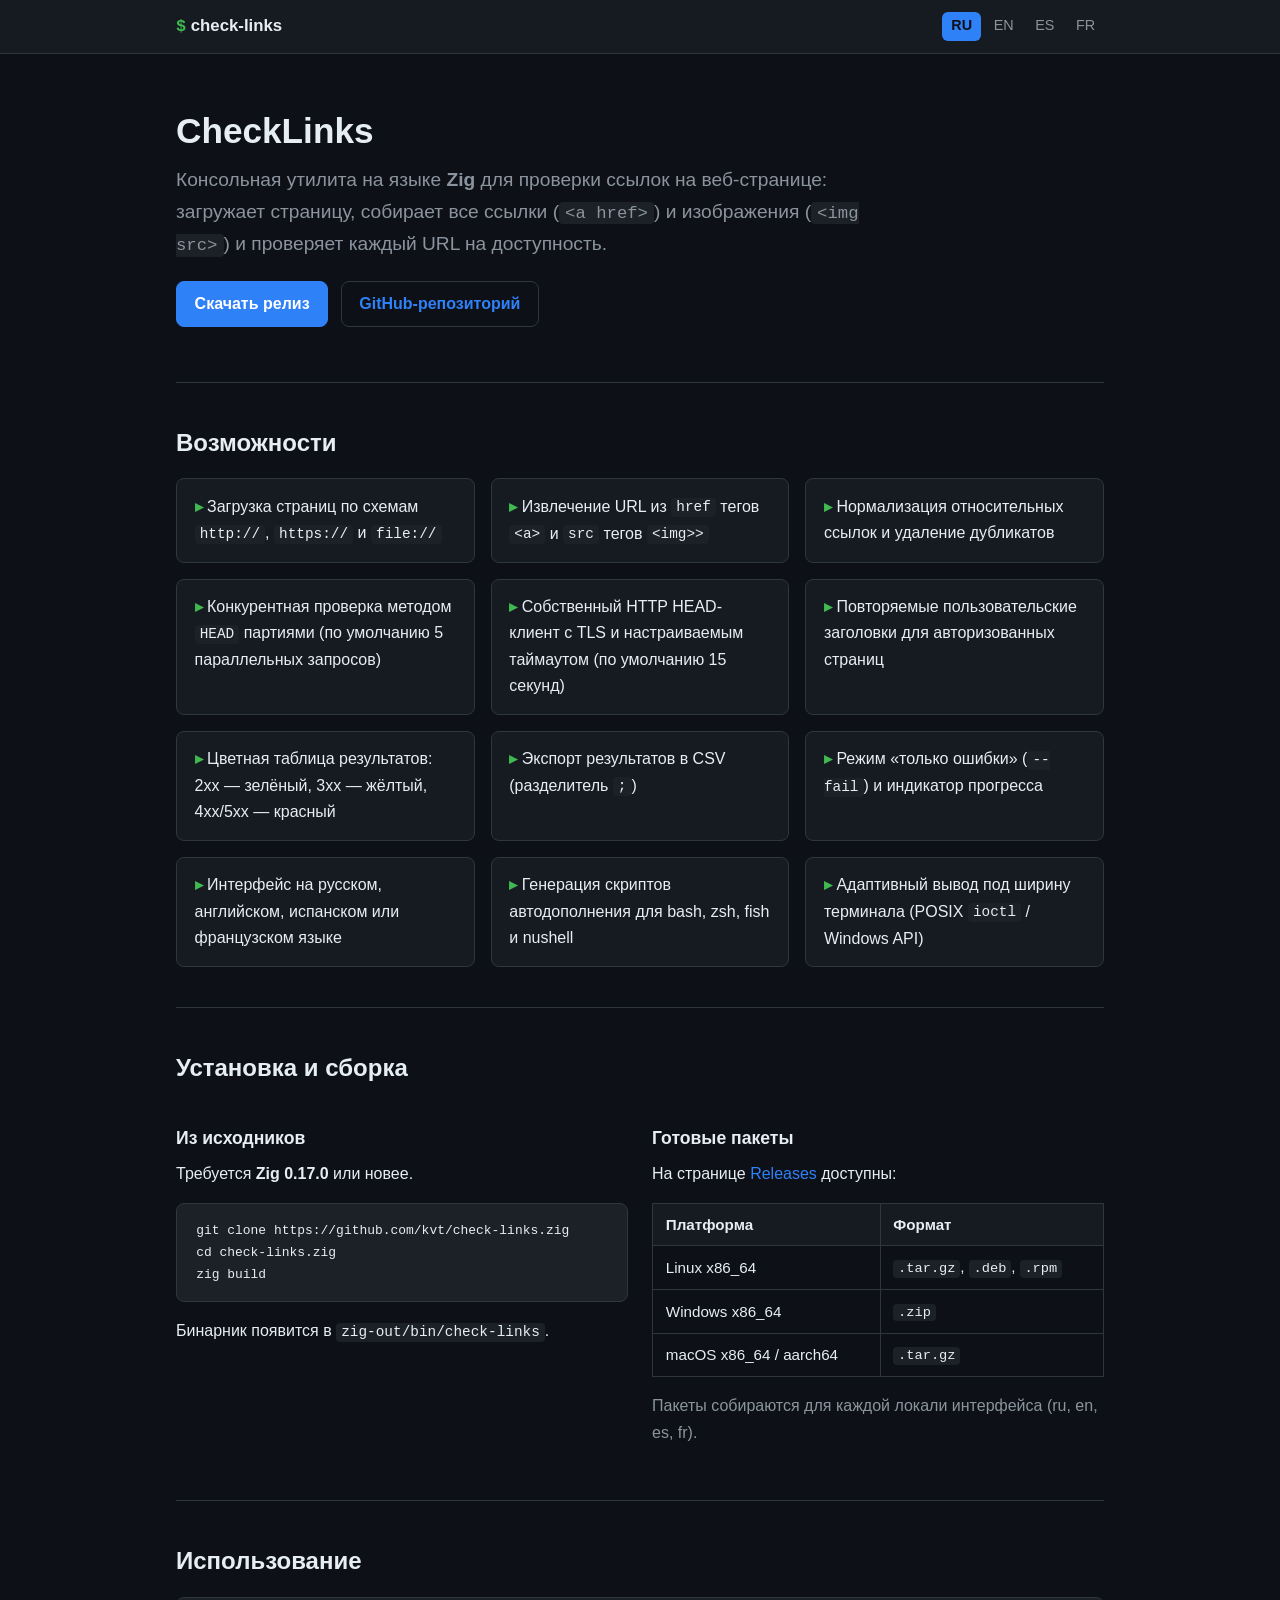
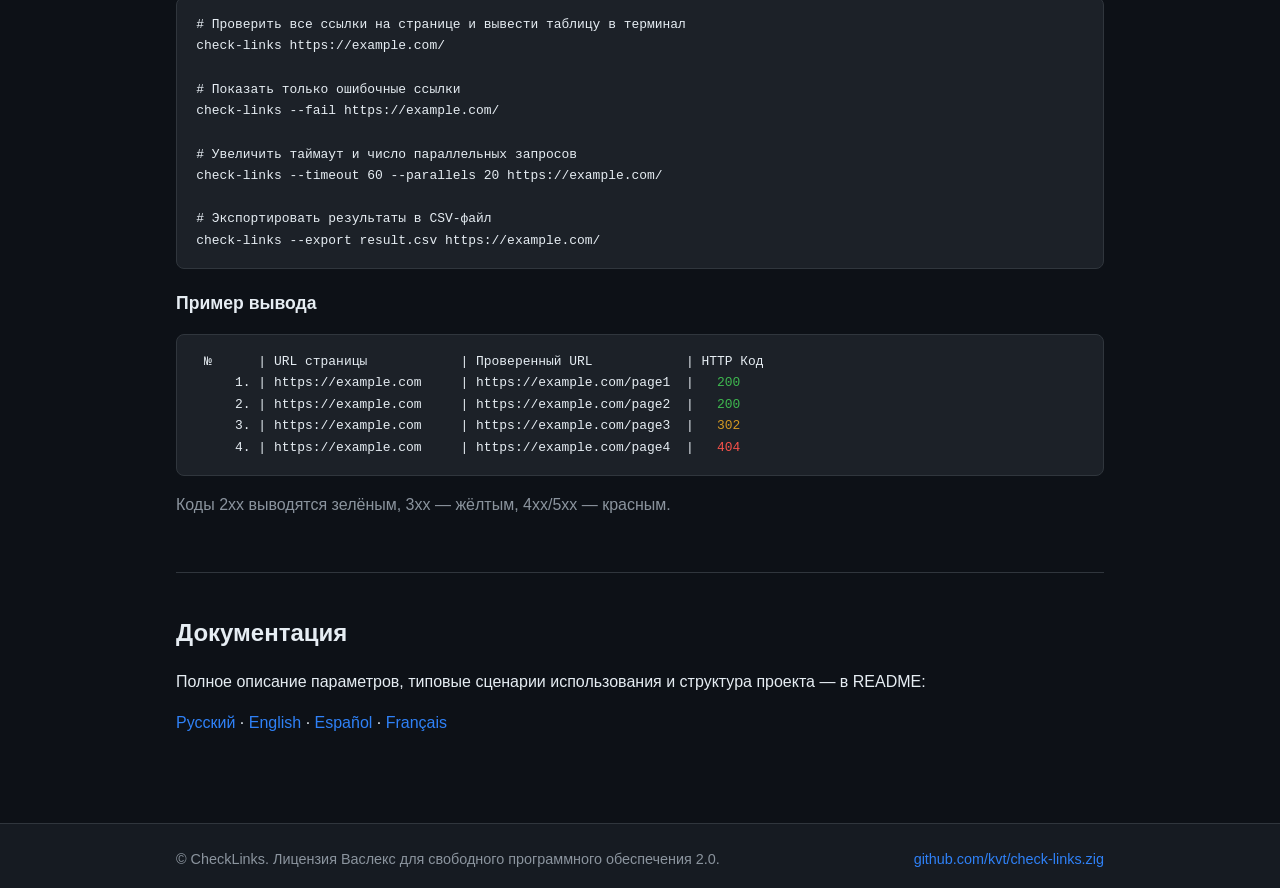
<file: docs/index.html>
<!DOCTYPE html>
<html lang="ru">
<head>
  <meta charset="UTF-8">
  <meta name="viewport" content="width=device-width, initial-scale=1.0">
  <title>CheckLinks — проверка ссылок на веб-странице</title>
  <meta name="description" content="CheckLinks — консольная утилита на Zig для проверки ссылок и изображений на веб-странице: конкурентная HEAD-проверка, цветной вывод таблицы, экспорт в CSV.">
  <link rel="stylesheet" href="style.css">
</head>
<body>

<header class="site-header">
  <div class="inner">
    <a class="brand" href="index.html"><span class="prompt">$</span> check-links</a>
    <nav class="lang-switch" aria-label="Языки">
      <a href="index.html" class="active">ru</a>
      <a href="en.html">en</a>
      <a href="es.html">es</a>
      <a href="fr.html">fr</a>
    </nav>
  </div>
</header>

<main>

  <section class="hero">
    <h1>CheckLinks</h1>
    <p class="subtitle">
      Консольная утилита на языке <strong>Zig</strong> для проверки ссылок
      на веб-странице: загружает страницу, собирает все ссылки
      (<code>&lt;a href&gt;</code>) и изображения (<code>&lt;img src&gt;</code>)
      и проверяет каждый URL на доступность.
    </p>
    <a class="btn btn-primary" href="https://github.com/kvt/check-links.zig/releases">Скачать релиз</a>
    <a class="btn" href="https://github.com/kvt/check-links.zig">GitHub-репозиторий</a>
  </section>

  <section id="features">
    <h2>Возможности</h2>
    <ul class="features">
      <li>Загрузка страниц по схемам <code>http://</code>, <code>https://</code> и <code>file://</code></li>
      <li>Извлечение URL из <code>href</code> тегов <code>&lt;a&gt;</code> и <code>src</code> тегов <code>&lt;img&gt;></code></li>
      <li>Нормализация относительных ссылок и удаление дубликатов</li>
      <li>Конкурентная проверка методом <code>HEAD</code> партиями (по умолчанию 5 параллельных запросов)</li>
      <li>Собственный HTTP HEAD-клиент с TLS и настраиваемым таймаутом (по умолчанию 15 секунд)</li>
      <li>Повторяемые пользовательские заголовки для авторизованных страниц</li>
      <li>Цветная таблица результатов: 2xx — зелёный, 3xx — жёлтый, 4xx/5xx — красный</li>
      <li>Экспорт результатов в CSV (разделитель <code>;</code>)</li>
      <li>Режим «только ошибки» (<code>--fail</code>) и индикатор прогресса</li>
      <li>Интерфейс на русском, английском, испанском или французском языке</li>
      <li>Генерация скриптов автодополнения для bash, zsh, fish и nushell</li>
      <li>Адаптивный вывод под ширину терминала (POSIX <code>ioctl</code> / Windows API)</li>
    </ul>
  </section>

  <section id="install">
    <h2>Установка и сборка</h2>
    <div class="grid-2">
      <div>
        <h3>Из исходников</h3>
        <p>Требуется <strong>Zig 0.17.0</strong> или новее.</p>
        <pre><code>git clone https://github.com/kvt/check-links.zig
cd check-links.zig
zig build</code></pre>
        <p>Бинарник появится в <code>zig-out/bin/check-links</code>.</p>
      </div>
      <div>
        <h3>Готовые пакеты</h3>
        <p>На странице
          <a href="https://github.com/kvt/check-links.zig/releases">Releases</a>
          доступны:</p>
        <table>
          <tr><th>Платформа</th><th>Формат</th></tr>
          <tr><td>Linux x86_64</td><td><code>.tar.gz</code>, <code>.deb</code>, <code>.rpm</code></td></tr>
          <tr><td>Windows x86_64</td><td><code>.zip</code></td></tr>
          <tr><td>macOS x86_64 / aarch64</td><td><code>.tar.gz</code></td></tr>
        </table>
        <p class="muted">Пакеты собираются для каждой локали интерфейса (ru, en, es, fr).</p>
      </div>
    </div>
  </section>

  <section id="usage">
    <h2>Использование</h2>
    <pre><code># Проверить все ссылки на странице и вывести таблицу в терминал
check-links https://example.com/

# Показать только ошибочные ссылки
check-links --fail https://example.com/

# Увеличить таймаут и число параллельных запросов
check-links --timeout 60 --parallels 20 https://example.com/

# Экспортировать результаты в CSV-файл
check-links --export result.csv https://example.com/</code></pre>

    <h3>Пример вывода</h3>
    <pre><code> №      | URL страницы            | Проверенный URL            | HTTP Код
     1. | https://example.com     | https://example.com/page1  |   <span class="code-ok">200</span>
     2. | https://example.com     | https://example.com/page2  |   <span class="code-ok">200</span>
     3. | https://example.com     | https://example.com/page3  |   <span class="code-red">302</span>
     4. | https://example.com     | https://example.com/page4  |   <span class="code-err">404</span></code></pre>
    <p class="muted">Коды 2xx выводятся зелёным, 3xx — жёлтым, 4xx/5xx — красным.</p>
  </section>

  <section id="docs">
    <h2>Документация</h2>
    <p>
      Полное описание параметров, типовые сценарии использования и структура
      проекта — в README:
    </p>
    <p>
      <a href="https://github.com/kvt/check-links.zig/blob/main/README.md">Русский</a> ·
      <a href="https://github.com/kvt/check-links.zig/blob/main/README.en.md">English</a> ·
      <a href="https://github.com/kvt/check-links.zig/blob/main/README.es.md">Español</a> ·
      <a href="https://github.com/kvt/check-links.zig/blob/main/README.fr.md">Français</a>
    </p>
  </section>

</main>

<footer class="site-footer">
  <div class="inner">
    <span>© CheckLinks. Лицензия Васлекс для свободного программного обеспечения 2.0.</span>
    <span><a href="https://github.com/kvt/check-links.zig">github.com/kvt/check-links.zig</a></span>
  </div>
</footer>

<!-- Yandex.Metrika counter --> <script type="text/javascript">     (function(m,e,t,r,i,k,a){         m[i]=m[i]||function(){(m[i].a=m[i].a||[]).push(arguments)};         m[i].l=1*new Date();         for (var j = 0; j < document.scripts.length; j++) {if (document.scripts[j].src === r) { return; }}         k=e.createElement(t),a=e.getElementsByTagName(t)[0],k.async=1,k.src=r,a.parentNode.insertBefore(k,a)     })(window, document,'script','https://mc.yandex.ru/metrika/tag.js?id=113581888', 'ym');      ym(113581888, 'init', {ssr:true, webvisor:true, clickmap:true, ecommerce:"dataLayer", referrer: document.referrer, url: location.href, accurateTrackBounce:true, trackLinks:true}); </script> <noscript><div><img src="https://mc.yandex.ru/watch/113581888" style="position:absolute; left:-9999px;" alt="" /></div></noscript> <!-- /Yandex.Metrika counter -->
</body>
</html>
</file>
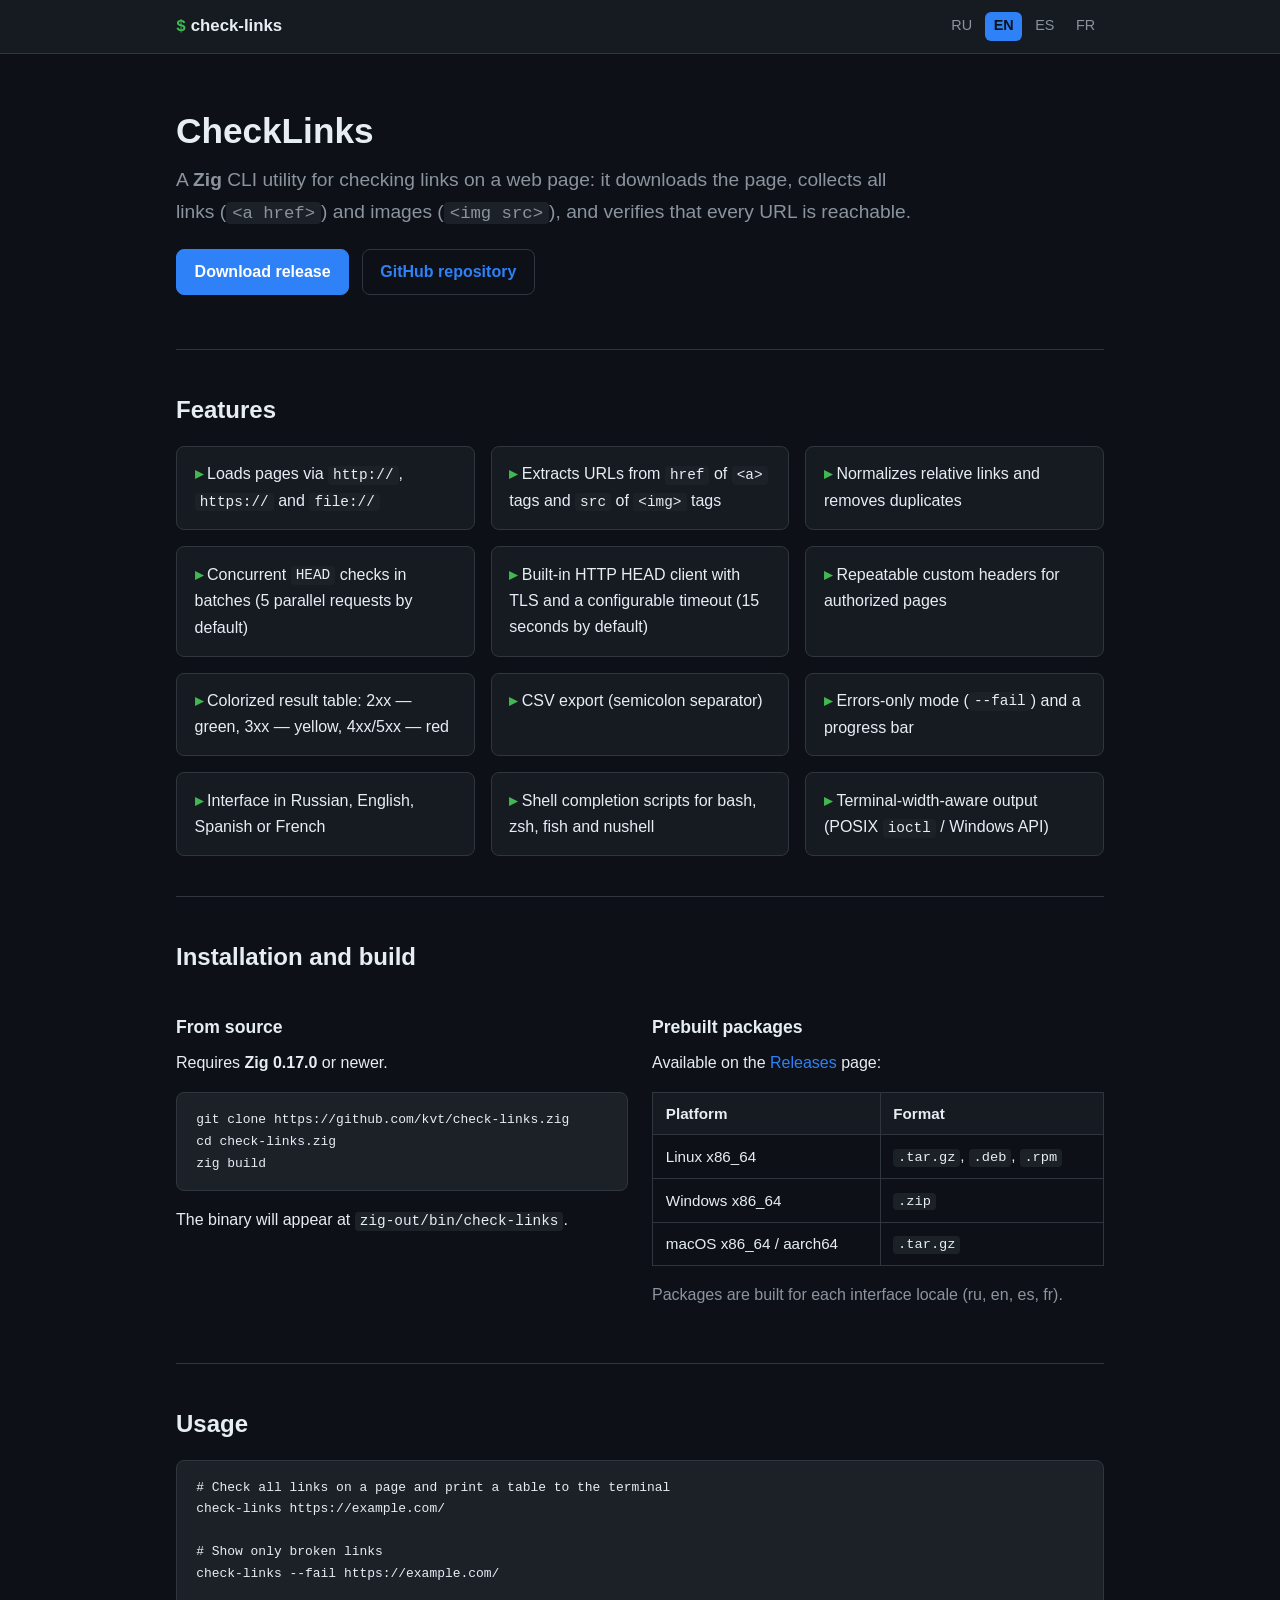
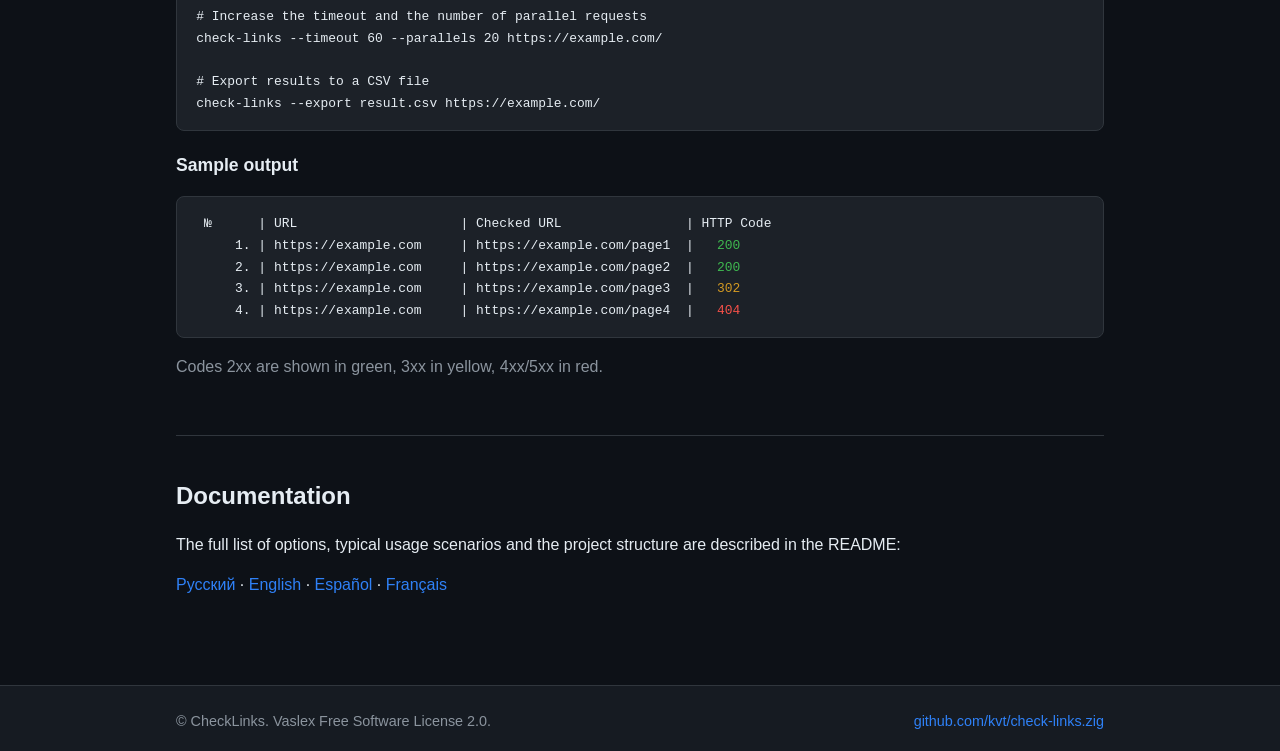
<file: docs/en.html>
<!DOCTYPE html>
<html lang="en">
<head>
  <meta charset="UTF-8">
  <meta name="viewport" content="width=device-width, initial-scale=1.0">
  <title>CheckLinks — link checker for web pages</title>
  <meta name="description" content="CheckLinks is a Zig CLI utility for checking links and images on a web page: concurrent HEAD checks, colorized table output, CSV export.">
  <link rel="stylesheet" href="style.css">
</head>
<body>

<header class="site-header">
  <div class="inner">
    <a class="brand" href="index.html"><span class="prompt">$</span> check-links</a>
    <nav class="lang-switch" aria-label="Languages">
      <a href="index.html">ru</a>
      <a href="en.html" class="active">en</a>
      <a href="es.html">es</a>
      <a href="fr.html">fr</a>
    </nav>
  </div>
</header>

<main>

  <section class="hero">
    <h1>CheckLinks</h1>
    <p class="subtitle">
      A <strong>Zig</strong> CLI utility for checking links on a web page:
      it downloads the page, collects all links (<code>&lt;a href&gt;</code>)
      and images (<code>&lt;img src&gt;</code>), and verifies that every URL
      is reachable.
    </p>
    <a class="btn btn-primary" href="https://github.com/kvt/check-links.zig/releases">Download release</a>
    <a class="btn" href="https://github.com/kvt/check-links.zig">GitHub repository</a>
  </section>

  <section id="features">
    <h2>Features</h2>
    <ul class="features">
      <li>Loads pages via <code>http://</code>, <code>https://</code> and <code>file://</code></li>
      <li>Extracts URLs from <code>href</code> of <code>&lt;a&gt;</code> tags and <code>src</code> of <code>&lt;img&gt;</code> tags</li>
      <li>Normalizes relative links and removes duplicates</li>
      <li>Concurrent <code>HEAD</code> checks in batches (5 parallel requests by default)</li>
      <li>Built-in HTTP HEAD client with TLS and a configurable timeout (15 seconds by default)</li>
      <li>Repeatable custom headers for authorized pages</li>
      <li>Colorized result table: 2xx — green, 3xx — yellow, 4xx/5xx — red</li>
      <li>CSV export (semicolon separator)</li>
      <li>Errors-only mode (<code>--fail</code>) and a progress bar</li>
      <li>Interface in Russian, English, Spanish or French</li>
      <li>Shell completion scripts for bash, zsh, fish and nushell</li>
      <li>Terminal-width-aware output (POSIX <code>ioctl</code> / Windows API)</li>
    </ul>
  </section>

  <section id="install">
    <h2>Installation and build</h2>
    <div class="grid-2">
      <div>
        <h3>From source</h3>
        <p>Requires <strong>Zig 0.17.0</strong> or newer.</p>
        <pre><code>git clone https://github.com/kvt/check-links.zig
cd check-links.zig
zig build</code></pre>
        <p>The binary will appear at <code>zig-out/bin/check-links</code>.</p>
      </div>
      <div>
        <h3>Prebuilt packages</h3>
        <p>Available on the
          <a href="https://github.com/kvt/check-links.zig/releases">Releases</a>
          page:</p>
        <table>
          <tr><th>Platform</th><th>Format</th></tr>
          <tr><td>Linux x86_64</td><td><code>.tar.gz</code>, <code>.deb</code>, <code>.rpm</code></td></tr>
          <tr><td>Windows x86_64</td><td><code>.zip</code></td></tr>
          <tr><td>macOS x86_64 / aarch64</td><td><code>.tar.gz</code></td></tr>
        </table>
        <p class="muted">Packages are built for each interface locale (ru, en, es, fr).</p>
      </div>
    </div>
  </section>

  <section id="usage">
    <h2>Usage</h2>
    <pre><code># Check all links on a page and print a table to the terminal
check-links https://example.com/

# Show only broken links
check-links --fail https://example.com/

# Increase the timeout and the number of parallel requests
check-links --timeout 60 --parallels 20 https://example.com/

# Export results to a CSV file
check-links --export result.csv https://example.com/</code></pre>

    <h3>Sample output</h3>
    <pre><code> №      | URL                     | Checked URL                | HTTP Code
     1. | https://example.com     | https://example.com/page1  |   <span class="code-ok">200</span>
     2. | https://example.com     | https://example.com/page2  |   <span class="code-ok">200</span>
     3. | https://example.com     | https://example.com/page3  |   <span class="code-red">302</span>
     4. | https://example.com     | https://example.com/page4  |   <span class="code-err">404</span></code></pre>
    <p class="muted">Codes 2xx are shown in green, 3xx in yellow, 4xx/5xx in red.</p>
  </section>

  <section id="docs">
    <h2>Documentation</h2>
    <p>
      The full list of options, typical usage scenarios and the project
      structure are described in the README:
    </p>
    <p>
      <a href="https://github.com/kvt/check-links.zig/blob/main/README.md">Русский</a> ·
      <a href="https://github.com/kvt/check-links.zig/blob/main/README.en.md">English</a> ·
      <a href="https://github.com/kvt/check-links.zig/blob/main/README.es.md">Español</a> ·
      <a href="https://github.com/kvt/check-links.zig/blob/main/README.fr.md">Français</a>
    </p>
  </section>

</main>

<footer class="site-footer">
  <div class="inner">
    <span>© CheckLinks. Vaslex Free Software License 2.0.</span>
    <span><a href="https://github.com/kvt/check-links.zig">github.com/kvt/check-links.zig</a></span>
  </div>
</footer>

<!-- Yandex.Metrika counter --> <script type="text/javascript">     (function(m,e,t,r,i,k,a){         m[i]=m[i]||function(){(m[i].a=m[i].a||[]).push(arguments)};         m[i].l=1*new Date();         for (var j = 0; j < document.scripts.length; j++) {if (document.scripts[j].src === r) { return; }}         k=e.createElement(t),a=e.getElementsByTagName(t)[0],k.async=1,k.src=r,a.parentNode.insertBefore(k,a)     })(window, document,'script','https://mc.yandex.ru/metrika/tag.js?id=113581888', 'ym');      ym(113581888, 'init', {ssr:true, webvisor:true, clickmap:true, ecommerce:"dataLayer", referrer: document.referrer, url: location.href, accurateTrackBounce:true, trackLinks:true}); </script> <noscript><div><img src="https://mc.yandex.ru/watch/113581888" style="position:absolute; left:-9999px;" alt="" /></div></noscript> <!-- /Yandex.Metrika counter -->
</body>
</html>
</file>
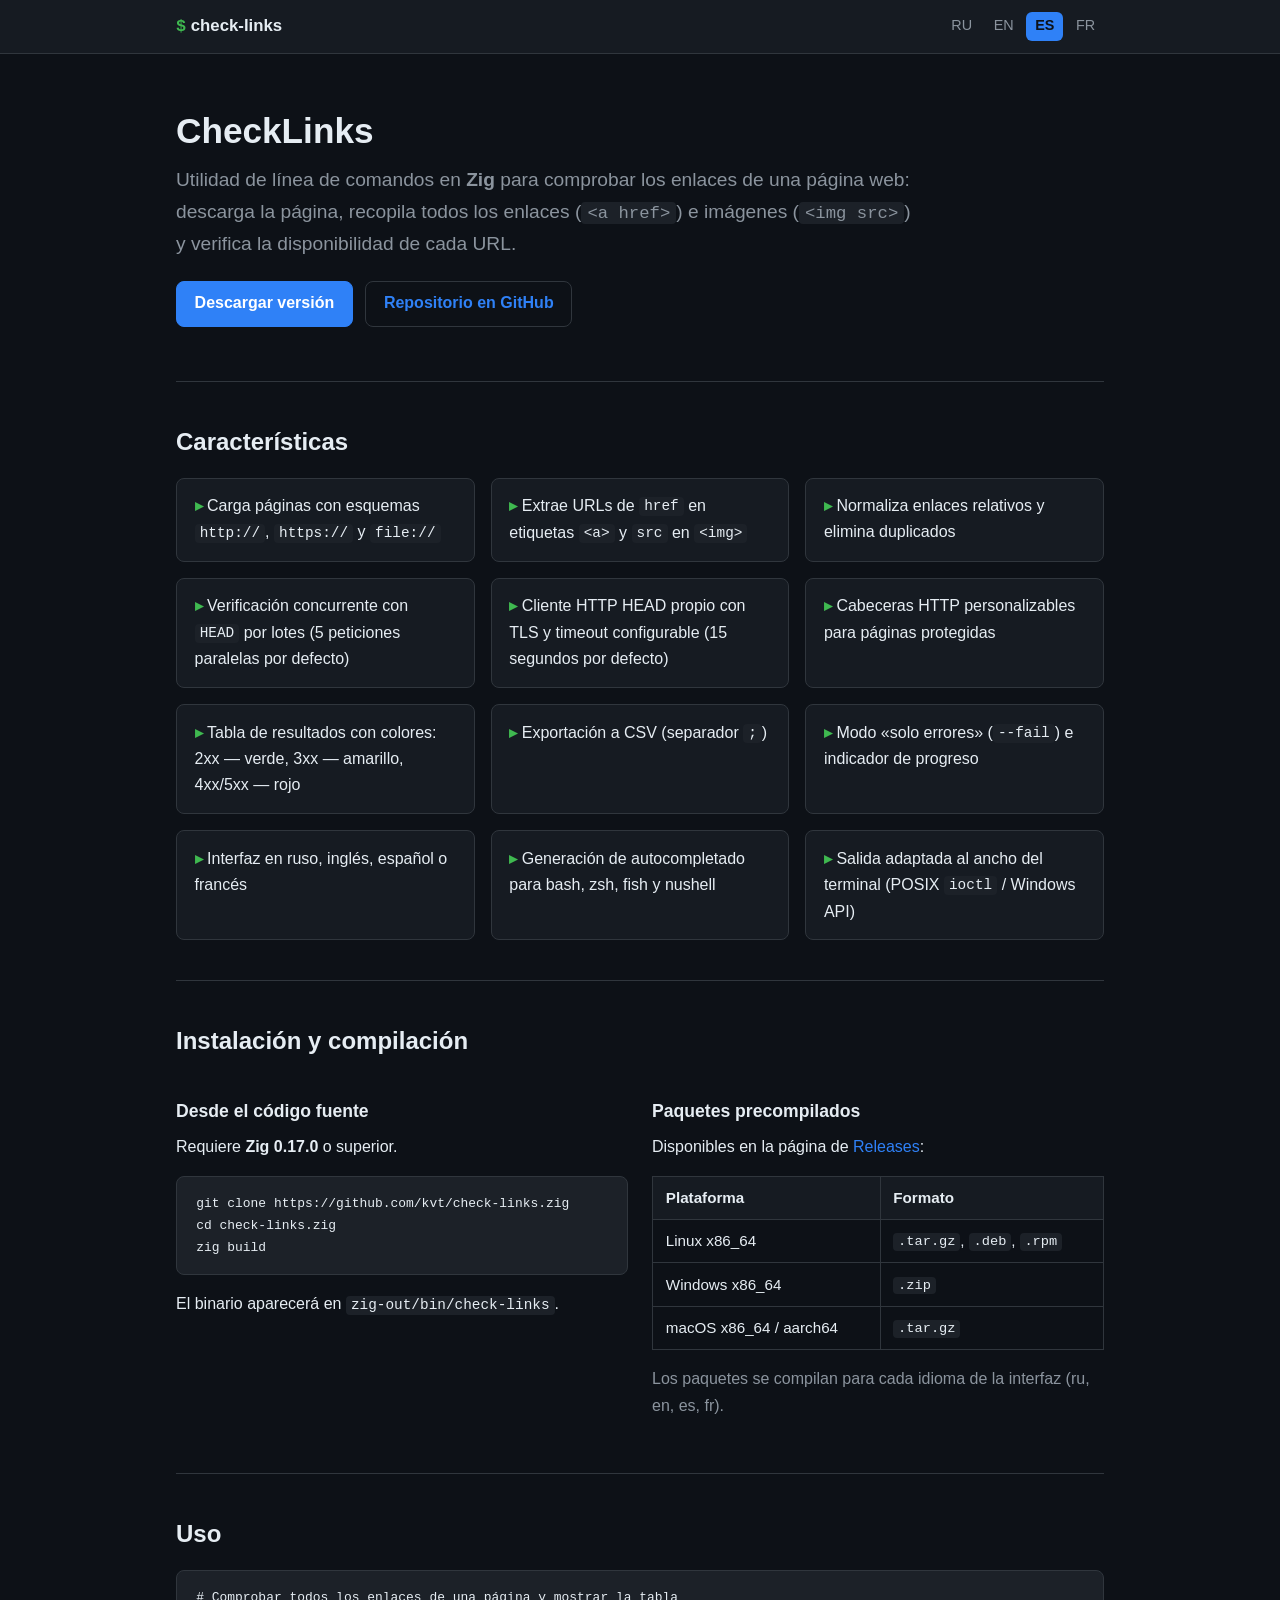
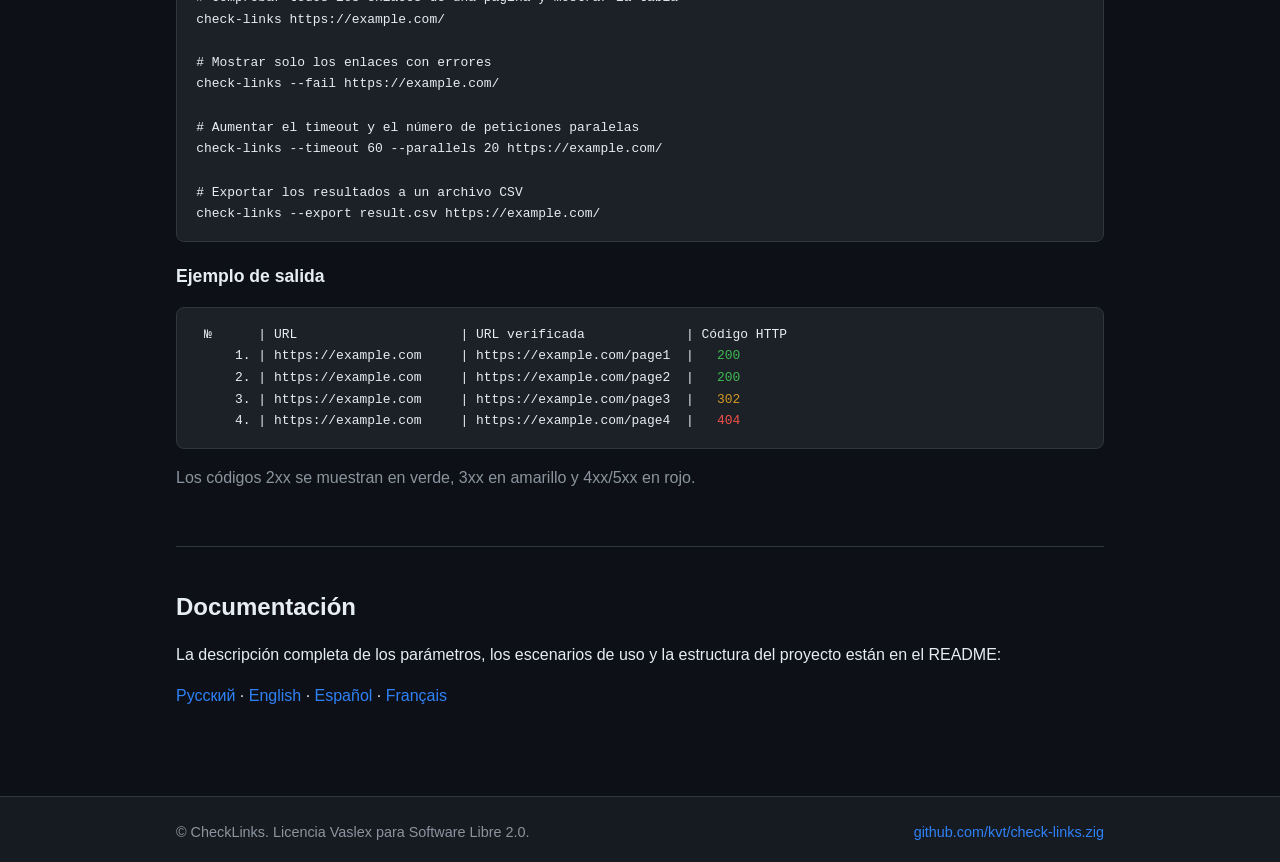
<file: docs/es.html>
<!DOCTYPE html>
<html lang="es">
<head>
  <meta charset="UTF-8">
  <meta name="viewport" content="width=device-width, initial-scale=1.0">
  <title>CheckLinks — verificador de enlaces para páginas web</title>
  <meta name="description" content="CheckLinks es una utilidad CLI en Zig para comprobar enlaces e imágenes de una página web: verificación HEAD concurrente, tabla con colores y exportación a CSV.">
  <link rel="stylesheet" href="style.css">
</head>
<body>

<header class="site-header">
  <div class="inner">
    <a class="brand" href="index.html"><span class="prompt">$</span> check-links</a>
    <nav class="lang-switch" aria-label="Idiomas">
      <a href="index.html">ru</a>
      <a href="en.html">en</a>
      <a href="es.html" class="active">es</a>
      <a href="fr.html">fr</a>
    </nav>
  </div>
</header>

<main>

  <section class="hero">
    <h1>CheckLinks</h1>
    <p class="subtitle">
      Utilidad de línea de comandos en <strong>Zig</strong> para comprobar
      los enlaces de una página web: descarga la página, recopila todos los
      enlaces (<code>&lt;a href&gt;</code>) e imágenes
      (<code>&lt;img src&gt;</code>) y verifica la disponibilidad de cada URL.
    </p>
    <a class="btn btn-primary" href="https://github.com/kvt/check-links.zig/releases">Descargar versión</a>
    <a class="btn" href="https://github.com/kvt/check-links.zig">Repositorio en GitHub</a>
  </section>

  <section id="features">
    <h2>Características</h2>
    <ul class="features">
      <li>Carga páginas con esquemas <code>http://</code>, <code>https://</code> y <code>file://</code></li>
      <li>Extrae URLs de <code>href</code> en etiquetas <code>&lt;a&gt;</code> y <code>src</code> en <code>&lt;img&gt;</code></li>
      <li>Normaliza enlaces relativos y elimina duplicados</li>
      <li>Verificación concurrente con <code>HEAD</code> por lotes (5 peticiones paralelas por defecto)</li>
      <li>Cliente HTTP HEAD propio con TLS y timeout configurable (15 segundos por defecto)</li>
      <li>Cabeceras HTTP personalizables para páginas protegidas</li>
      <li>Tabla de resultados con colores: 2xx — verde, 3xx — amarillo, 4xx/5xx — rojo</li>
      <li>Exportación a CSV (separador <code>;</code>)</li>
      <li>Modo «solo errores» (<code>--fail</code>) e indicador de progreso</li>
      <li>Interfaz en ruso, inglés, español o francés</li>
      <li>Generación de autocompletado para bash, zsh, fish y nushell</li>
      <li>Salida adaptada al ancho del terminal (POSIX <code>ioctl</code> / Windows API)</li>
    </ul>
  </section>

  <section id="install">
    <h2>Instalación y compilación</h2>
    <div class="grid-2">
      <div>
        <h3>Desde el código fuente</h3>
        <p>Requiere <strong>Zig 0.17.0</strong> o superior.</p>
        <pre><code>git clone https://github.com/kvt/check-links.zig
cd check-links.zig
zig build</code></pre>
        <p>El binario aparecerá en <code>zig-out/bin/check-links</code>.</p>
      </div>
      <div>
        <h3>Paquetes precompilados</h3>
        <p>Disponibles en la página de
          <a href="https://github.com/kvt/check-links.zig/releases">Releases</a>:</p>
        <table>
          <tr><th>Plataforma</th><th>Formato</th></tr>
          <tr><td>Linux x86_64</td><td><code>.tar.gz</code>, <code>.deb</code>, <code>.rpm</code></td></tr>
          <tr><td>Windows x86_64</td><td><code>.zip</code></td></tr>
          <tr><td>macOS x86_64 / aarch64</td><td><code>.tar.gz</code></td></tr>
        </table>
        <p class="muted">Los paquetes se compilan para cada idioma de la interfaz (ru, en, es, fr).</p>
      </div>
    </div>
  </section>

  <section id="usage">
    <h2>Uso</h2>
    <pre><code># Comprobar todos los enlaces de una página y mostrar la tabla
check-links https://example.com/

# Mostrar solo los enlaces con errores
check-links --fail https://example.com/

# Aumentar el timeout y el número de peticiones paralelas
check-links --timeout 60 --parallels 20 https://example.com/

# Exportar los resultados a un archivo CSV
check-links --export result.csv https://example.com/</code></pre>

    <h3>Ejemplo de salida</h3>
    <pre><code> №      | URL                     | URL verificada             | Código HTTP
     1. | https://example.com     | https://example.com/page1  |   <span class="code-ok">200</span>
     2. | https://example.com     | https://example.com/page2  |   <span class="code-ok">200</span>
     3. | https://example.com     | https://example.com/page3  |   <span class="code-red">302</span>
     4. | https://example.com     | https://example.com/page4  |   <span class="code-err">404</span></code></pre>
    <p class="muted">Los códigos 2xx se muestran en verde, 3xx en amarillo y 4xx/5xx en rojo.</p>
  </section>

  <section id="docs">
    <h2>Documentación</h2>
    <p>
      La descripción completa de los parámetros, los escenarios de uso y la
      estructura del proyecto están en el README:
    </p>
    <p>
      <a href="https://github.com/kvt/check-links.zig/blob/main/README.md">Русский</a> ·
      <a href="https://github.com/kvt/check-links.zig/blob/main/README.en.md">English</a> ·
      <a href="https://github.com/kvt/check-links.zig/blob/main/README.es.md">Español</a> ·
      <a href="https://github.com/kvt/check-links.zig/blob/main/README.fr.md">Français</a>
    </p>
  </section>

</main>

<footer class="site-footer">
  <div class="inner">
    <span>© CheckLinks. Licencia Vaslex para Software Libre 2.0.</span>
    <span><a href="https://github.com/kvt/check-links.zig">github.com/kvt/check-links.zig</a></span>
  </div>
</footer>

<!-- Yandex.Metrika counter --> <script type="text/javascript">     (function(m,e,t,r,i,k,a){         m[i]=m[i]||function(){(m[i].a=m[i].a||[]).push(arguments)};         m[i].l=1*new Date();         for (var j = 0; j < document.scripts.length; j++) {if (document.scripts[j].src === r) { return; }}         k=e.createElement(t),a=e.getElementsByTagName(t)[0],k.async=1,k.src=r,a.parentNode.insertBefore(k,a)     })(window, document,'script','https://mc.yandex.ru/metrika/tag.js?id=113581888', 'ym');      ym(113581888, 'init', {ssr:true, webvisor:true, clickmap:true, ecommerce:"dataLayer", referrer: document.referrer, url: location.href, accurateTrackBounce:true, trackLinks:true}); </script> <noscript><div><img src="https://mc.yandex.ru/watch/113581888" style="position:absolute; left:-9999px;" alt="" /></div></noscript> <!-- /Yandex.Metrika counter -->
</body>
</html>
</file>
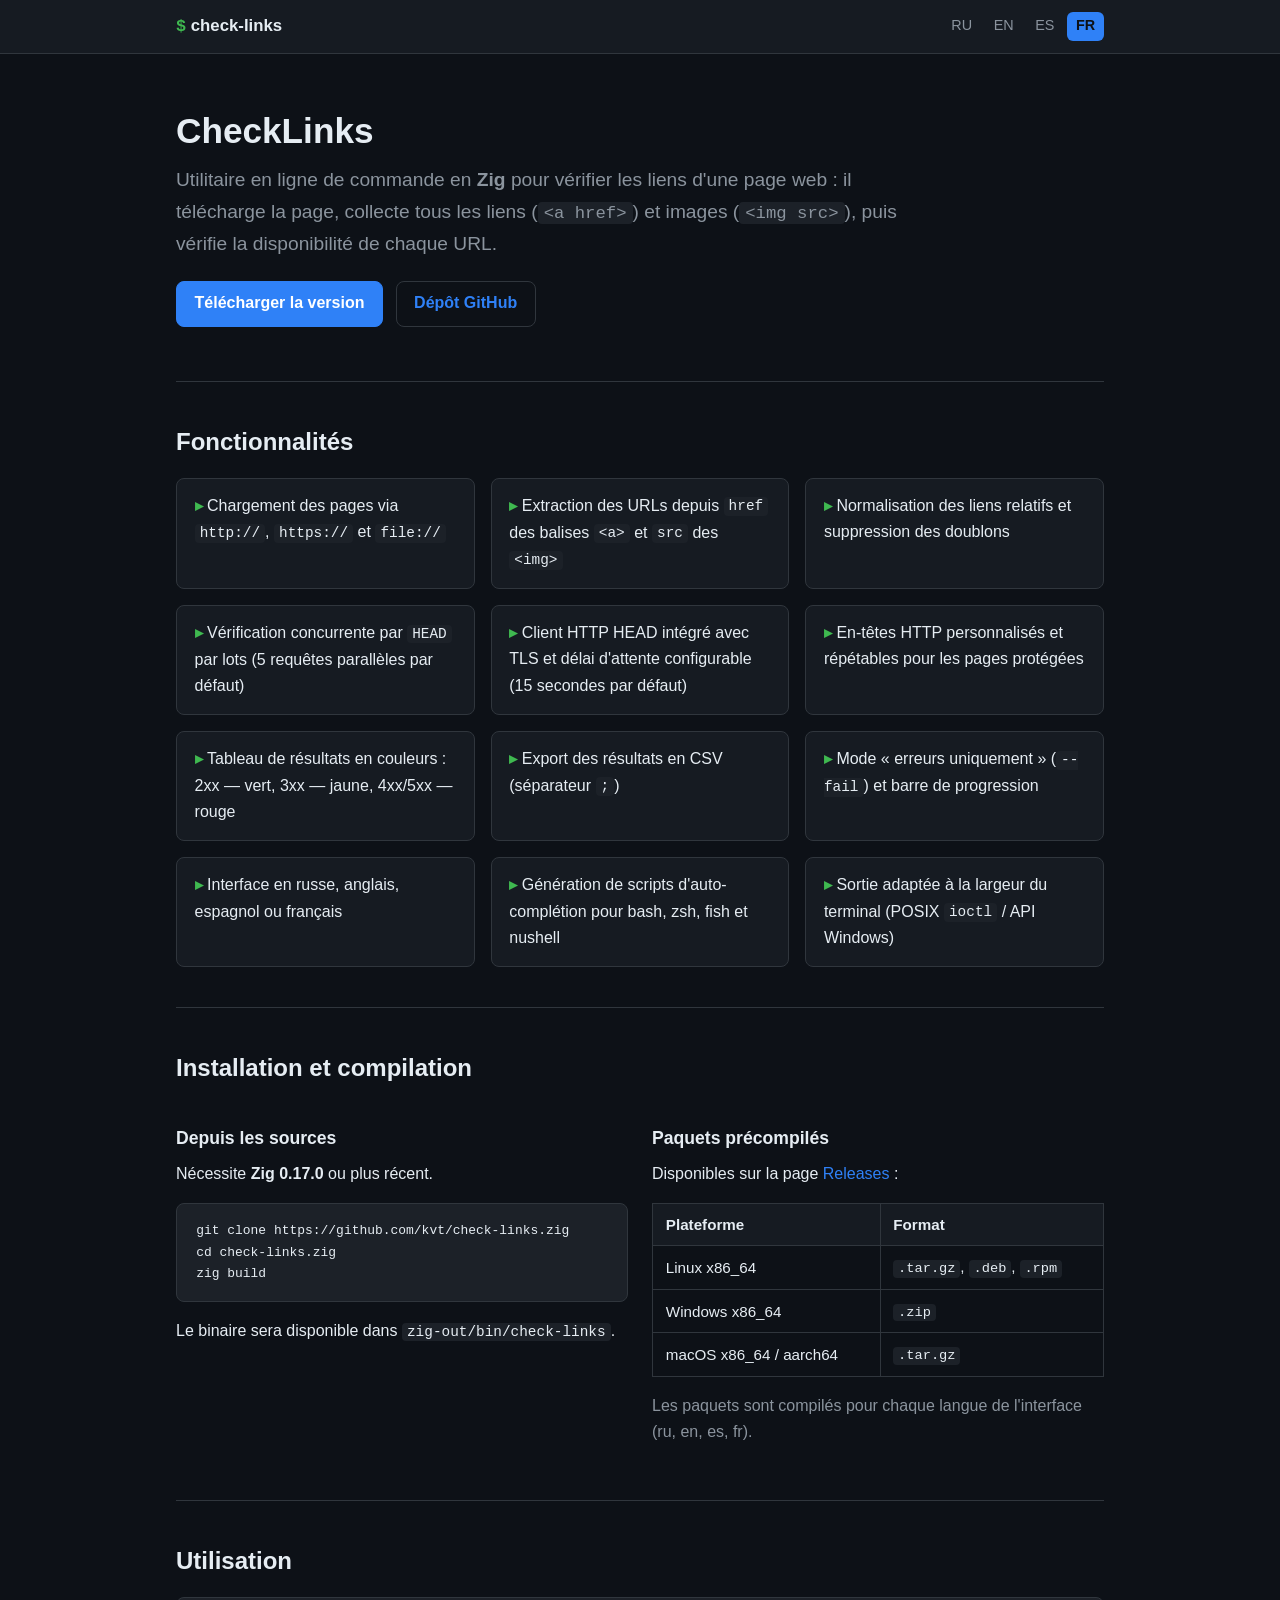
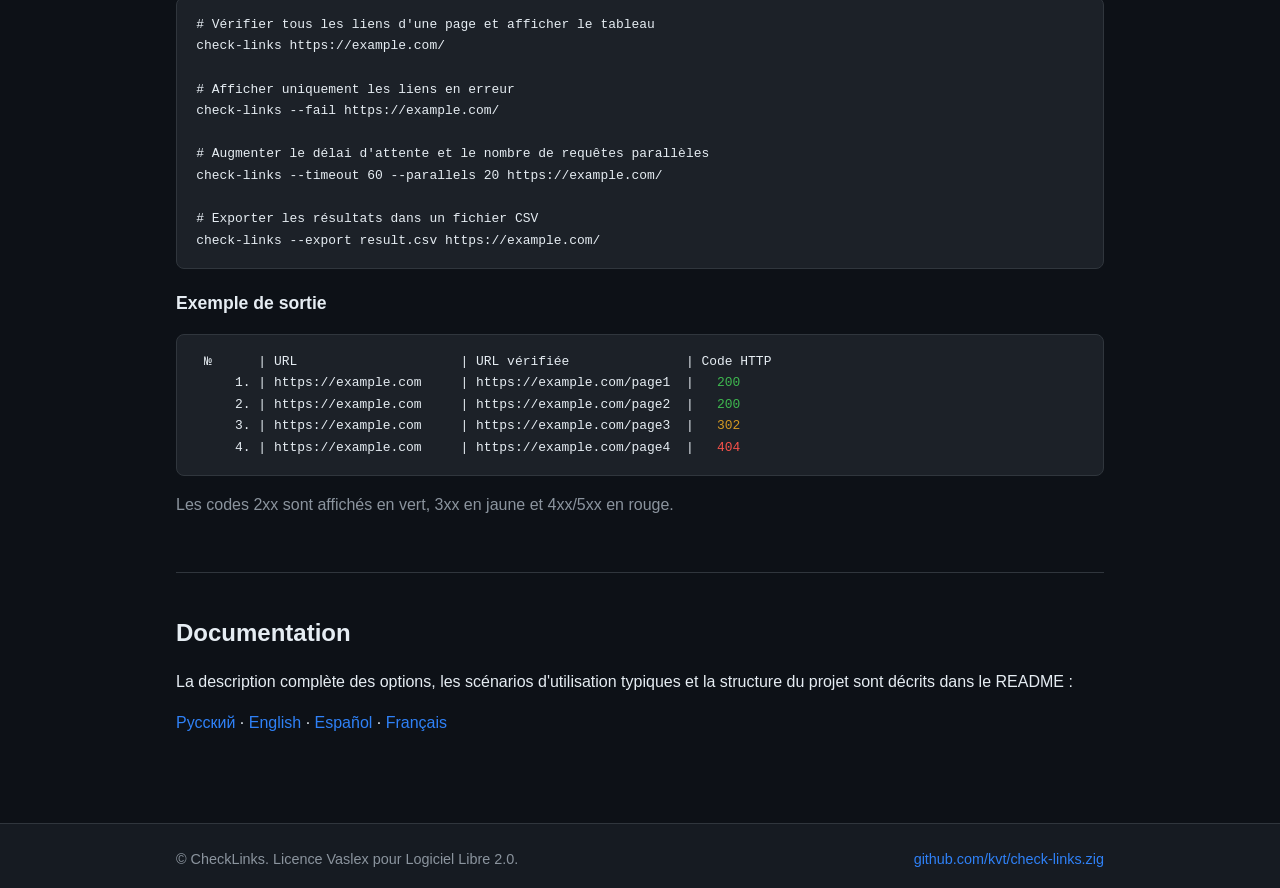
<file: docs/fr.html>
<!DOCTYPE html>
<html lang="fr">
<head>
  <meta charset="UTF-8">
  <meta name="viewport" content="width=device-width, initial-scale=1.0">
  <title>CheckLinks — vérificateur de liens pour pages web</title>
  <meta name="description" content="CheckLinks est un utilitaire en ligne de commande en Zig pour vérifier les liens et les images d'une page web : vérification HEAD concurrente, tableau coloré, export CSV.">
  <link rel="stylesheet" href="style.css">
</head>
<body>

<header class="site-header">
  <div class="inner">
    <a class="brand" href="index.html"><span class="prompt">$</span> check-links</a>
    <nav class="lang-switch" aria-label="Langues">
      <a href="index.html">ru</a>
      <a href="en.html">en</a>
      <a href="es.html">es</a>
      <a href="fr.html" class="active">fr</a>
    </nav>
  </div>
</header>

<main>

  <section class="hero">
    <h1>CheckLinks</h1>
    <p class="subtitle">
      Utilitaire en ligne de commande en <strong>Zig</strong> pour vérifier
      les liens d'une page web : il télécharge la page, collecte tous les
      liens (<code>&lt;a href&gt;</code>) et images
      (<code>&lt;img src&gt;</code>), puis vérifie la disponibilité de chaque
      URL.
    </p>
    <a class="btn btn-primary" href="https://github.com/kvt/check-links.zig/releases">Télécharger la version</a>
    <a class="btn" href="https://github.com/kvt/check-links.zig">Dépôt GitHub</a>
  </section>

  <section id="features">
    <h2>Fonctionnalités</h2>
    <ul class="features">
      <li>Chargement des pages via <code>http://</code>, <code>https://</code> et <code>file://</code></li>
      <li>Extraction des URLs depuis <code>href</code> des balises <code>&lt;a&gt;</code> et <code>src</code> des <code>&lt;img&gt;</code></li>
      <li>Normalisation des liens relatifs et suppression des doublons</li>
      <li>Vérification concurrente par <code>HEAD</code> par lots (5 requêtes parallèles par défaut)</li>
      <li>Client HTTP HEAD intégré avec TLS et délai d'attente configurable (15 secondes par défaut)</li>
      <li>En-têtes HTTP personnalisés et répétables pour les pages protégées</li>
      <li>Tableau de résultats en couleurs : 2xx — vert, 3xx — jaune, 4xx/5xx — rouge</li>
      <li>Export des résultats en CSV (séparateur <code>;</code>)</li>
      <li>Mode « erreurs uniquement » (<code>--fail</code>) et barre de progression</li>
      <li>Interface en russe, anglais, espagnol ou français</li>
      <li>Génération de scripts d'auto-complétion pour bash, zsh, fish et nushell</li>
      <li>Sortie adaptée à la largeur du terminal (POSIX <code>ioctl</code> / API Windows)</li>
    </ul>
  </section>

  <section id="install">
    <h2>Installation et compilation</h2>
    <div class="grid-2">
      <div>
        <h3>Depuis les sources</h3>
        <p>Nécessite <strong>Zig 0.17.0</strong> ou plus récent.</p>
        <pre><code>git clone https://github.com/kvt/check-links.zig
cd check-links.zig
zig build</code></pre>
        <p>Le binaire sera disponible dans <code>zig-out/bin/check-links</code>.</p>
      </div>
      <div>
        <h3>Paquets précompilés</h3>
        <p>Disponibles sur la page
          <a href="https://github.com/kvt/check-links.zig/releases">Releases</a> :</p>
        <table>
          <tr><th>Plateforme</th><th>Format</th></tr>
          <tr><td>Linux x86_64</td><td><code>.tar.gz</code>, <code>.deb</code>, <code>.rpm</code></td></tr>
          <tr><td>Windows x86_64</td><td><code>.zip</code></td></tr>
          <tr><td>macOS x86_64 / aarch64</td><td><code>.tar.gz</code></td></tr>
        </table>
        <p class="muted">Les paquets sont compilés pour chaque langue de l'interface (ru, en, es, fr).</p>
      </div>
    </div>
  </section>

  <section id="usage">
    <h2>Utilisation</h2>
    <pre><code># Vérifier tous les liens d'une page et afficher le tableau
check-links https://example.com/

# Afficher uniquement les liens en erreur
check-links --fail https://example.com/

# Augmenter le délai d'attente et le nombre de requêtes parallèles
check-links --timeout 60 --parallels 20 https://example.com/

# Exporter les résultats dans un fichier CSV
check-links --export result.csv https://example.com/</code></pre>

    <h3>Exemple de sortie</h3>
    <pre><code> №      | URL                     | URL vérifiée               | Code HTTP
     1. | https://example.com     | https://example.com/page1  |   <span class="code-ok">200</span>
     2. | https://example.com     | https://example.com/page2  |   <span class="code-ok">200</span>
     3. | https://example.com     | https://example.com/page3  |   <span class="code-red">302</span>
     4. | https://example.com     | https://example.com/page4  |   <span class="code-err">404</span></code></pre>
    <p class="muted">Les codes 2xx sont affichés en vert, 3xx en jaune et 4xx/5xx en rouge.</p>
  </section>

  <section id="docs">
    <h2>Documentation</h2>
    <p>
      La description complète des options, les scénarios d'utilisation
      typiques et la structure du projet sont décrits dans le README :
    </p>
    <p>
      <a href="https://github.com/kvt/check-links.zig/blob/main/README.md">Русский</a> ·
      <a href="https://github.com/kvt/check-links.zig/blob/main/README.en.md">English</a> ·
      <a href="https://github.com/kvt/check-links.zig/blob/main/README.es.md">Español</a> ·
      <a href="https://github.com/kvt/check-links.zig/blob/main/README.fr.md">Français</a>
    </p>
  </section>

</main>

<footer class="site-footer">
  <div class="inner">
    <span>© CheckLinks. Licence Vaslex pour Logiciel Libre 2.0.</span>
    <span><a href="https://github.com/kvt/check-links.zig">github.com/kvt/check-links.zig</a></span>
  </div>
</footer>

    <!-- Yandex.Metrika counter --> <script type="text/javascript">     (function(m,e,t,r,i,k,a){         m[i]=m[i]||function(){(m[i].a=m[i].a||[]).push(arguments)};         m[i].l=1*new Date();         for (var j = 0; j < document.scripts.length; j++) {if (document.scripts[j].src === r) { return; }}         k=e.createElement(t),a=e.getElementsByTagName(t)[0],k.async=1,k.src=r,a.parentNode.insertBefore(k,a)     })(window, document,'script','https://mc.yandex.ru/metrika/tag.js?id=113581888', 'ym');      ym(113581888, 'init', {ssr:true, webvisor:true, clickmap:true, ecommerce:"dataLayer", referrer: document.referrer, url: location.href, accurateTrackBounce:true, trackLinks:true}); </script> <noscript><div><img src="https://mc.yandex.ru/watch/113581888" style="position:absolute; left:-9999px;" alt="" /></div></noscript> <!-- /Yandex.Metrika counter -->
</body>
</html>
</file>
<file: docs/style.css>
/* CheckLinks — стили сайта проекта (тёмная тема в духе терминала) */

:root {
  --bg: #0d1117;
  --bg-alt: #161b22;
  --bg-code: #1c2128;
  --border: #30363d;
  --text: #e6edf3;
  --text-muted: #8b949e;
  --accent: #2f81f7;
  --green: #3fb950;
  --yellow: #d29922;
  --red: #f85149;
  --max-width: 960px;
}

* {
  margin: 0;
  padding: 0;
  box-sizing: border-box;
}

html {
  scroll-behavior: smooth;
}

body {
  font-family: -apple-system, BlinkMacSystemFont, "Segoe UI", Roboto,
    "Helvetica Neue", Arial, sans-serif;
  background: var(--bg);
  color: var(--text);
  line-height: 1.65;
}

a {
  color: var(--accent);
  text-decoration: none;
}

a:hover {
  text-decoration: underline;
}

/* --- Шапка --- */

.site-header {
  border-bottom: 1px solid var(--border);
  background: var(--bg-alt);
  position: sticky;
  top: 0;
  z-index: 10;
}

.site-header .inner {
  max-width: var(--max-width);
  margin: 0 auto;
  padding: 0.75rem 1rem;
  display: flex;
  align-items: center;
  justify-content: space-between;
  flex-wrap: wrap;
  gap: 0.5rem;
}

.site-header .brand {
  font-weight: 700;
  font-size: 1.05rem;
  color: var(--text);
}

.site-header .brand .prompt {
  color: var(--green);
  font-family: ui-monospace, "Cascadia Code", "Source Code Pro", Menlo,
    Consolas, monospace;
}

.lang-switch {
  display: flex;
  gap: 0.25rem;
}

.lang-switch a {
  padding: 0.15rem 0.55rem;
  border-radius: 6px;
  color: var(--text-muted);
  font-size: 0.9rem;
  text-transform: uppercase;
}

.lang-switch a:hover {
  color: var(--text);
  background: var(--border);
  text-decoration: none;
}

.lang-switch a.active {
  color: var(--bg);
  background: var(--accent);
  font-weight: 600;
}

/* --- Секции --- */

main {
  max-width: var(--max-width);
  margin: 0 auto;
  padding: 0 1rem;
}

section {
  padding: 2.5rem 0;
  border-bottom: 1px solid var(--border);
}

section:last-of-type {
  border-bottom: none;
}

h1 {
  font-size: 2.2rem;
  line-height: 1.2;
  margin-bottom: 0.75rem;
}

h2 {
  font-size: 1.5rem;
  margin-bottom: 1rem;
}

h3 {
  font-size: 1.1rem;
  margin: 1.25rem 0 0.5rem;
}

p {
  margin-bottom: 0.9rem;
}

.muted {
  color: var(--text-muted);
}

.hero {
  padding: 3.5rem 0 3rem;
}

.hero .subtitle {
  font-size: 1.2rem;
  color: var(--text-muted);
  max-width: 46rem;
}

/* --- Кнопки --- */

.btn {
  display: inline-block;
  padding: 0.55rem 1.1rem;
  border-radius: 8px;
  font-weight: 600;
  margin: 0.4rem 0.5rem 0.4rem 0;
  border: 1px solid var(--border);
  transition: background 0.15s ease;
}

.btn:hover {
  text-decoration: none;
  background: var(--bg-alt);
}

.btn-primary {
  background: var(--accent);
  border-color: var(--accent);
  color: #fff;
}

.btn-primary:hover {
  background: #1f6feb;
}

/* --- Списки возможностей --- */

.features {
  display: grid;
  grid-template-columns: repeat(auto-fit, minmax(260px, 1fr));
  gap: 1rem;
  list-style: none;
}

.features li {
  background: var(--bg-alt);
  border: 1px solid var(--border);
  border-radius: 8px;
  padding: 0.9rem 1.1rem;
}

.features li::before {
  content: "▸ ";
  color: var(--green);
  font-weight: 700;
}

/* --- Код и примеры --- */

pre {
  background: var(--bg-code);
  border: 1px solid var(--border);
  border-radius: 8px;
  padding: 1rem 1.2rem;
  overflow-x: auto;
  font-family: ui-monospace, "Cascadia Code", "Source Code Pro", Menlo,
    Consolas, monospace;
  font-size: 0.9rem;
  line-height: 1.5;
  margin: 1rem 0;
}

code {
  font-family: ui-monospace, "Cascadia Code", "Source Code Pro", Menlo,
    Consolas, monospace;
  font-size: 0.9em;
  background: var(--bg-code);
  border-radius: 4px;
  padding: 0.1em 0.35em;
}

pre code {
  background: none;
  padding: 0;
}

/* Цвета HTTP-кодов в примере вывода */
.code-ok   { color: var(--green); }
.code-red  { color: var(--yellow); }
.code-err  { color: var(--red); }

/* --- Таблицы --- */

table {
  width: 100%;
  border-collapse: collapse;
  margin: 1rem 0;
  font-size: 0.95rem;
}

th,
td {
  border: 1px solid var(--border);
  padding: 0.5rem 0.8rem;
  text-align: left;
}

th {
  background: var(--bg-alt);
}

/* --- Сетка из двух колонок (установка + платформы) --- */

.grid-2 {
  display: grid;
  grid-template-columns: 1fr 1fr;
  gap: 1.5rem;
}

@media (max-width: 720px) {
  .grid-2 {
    grid-template-columns: 1fr;
  }

  h1 {
    font-size: 1.7rem;
  }
}

/* --- Подвал --- */

.site-footer {
  border-top: 1px solid var(--border);
  background: var(--bg-alt);
  margin-top: 2rem;
}

.site-footer .inner {
  max-width: var(--max-width);
  margin: 0 auto;
  padding: 1.5rem 1rem;
  color: var(--text-muted);
  font-size: 0.9rem;
  display: flex;
  justify-content: space-between;
  flex-wrap: wrap;
  gap: 0.5rem;
}
</file>
